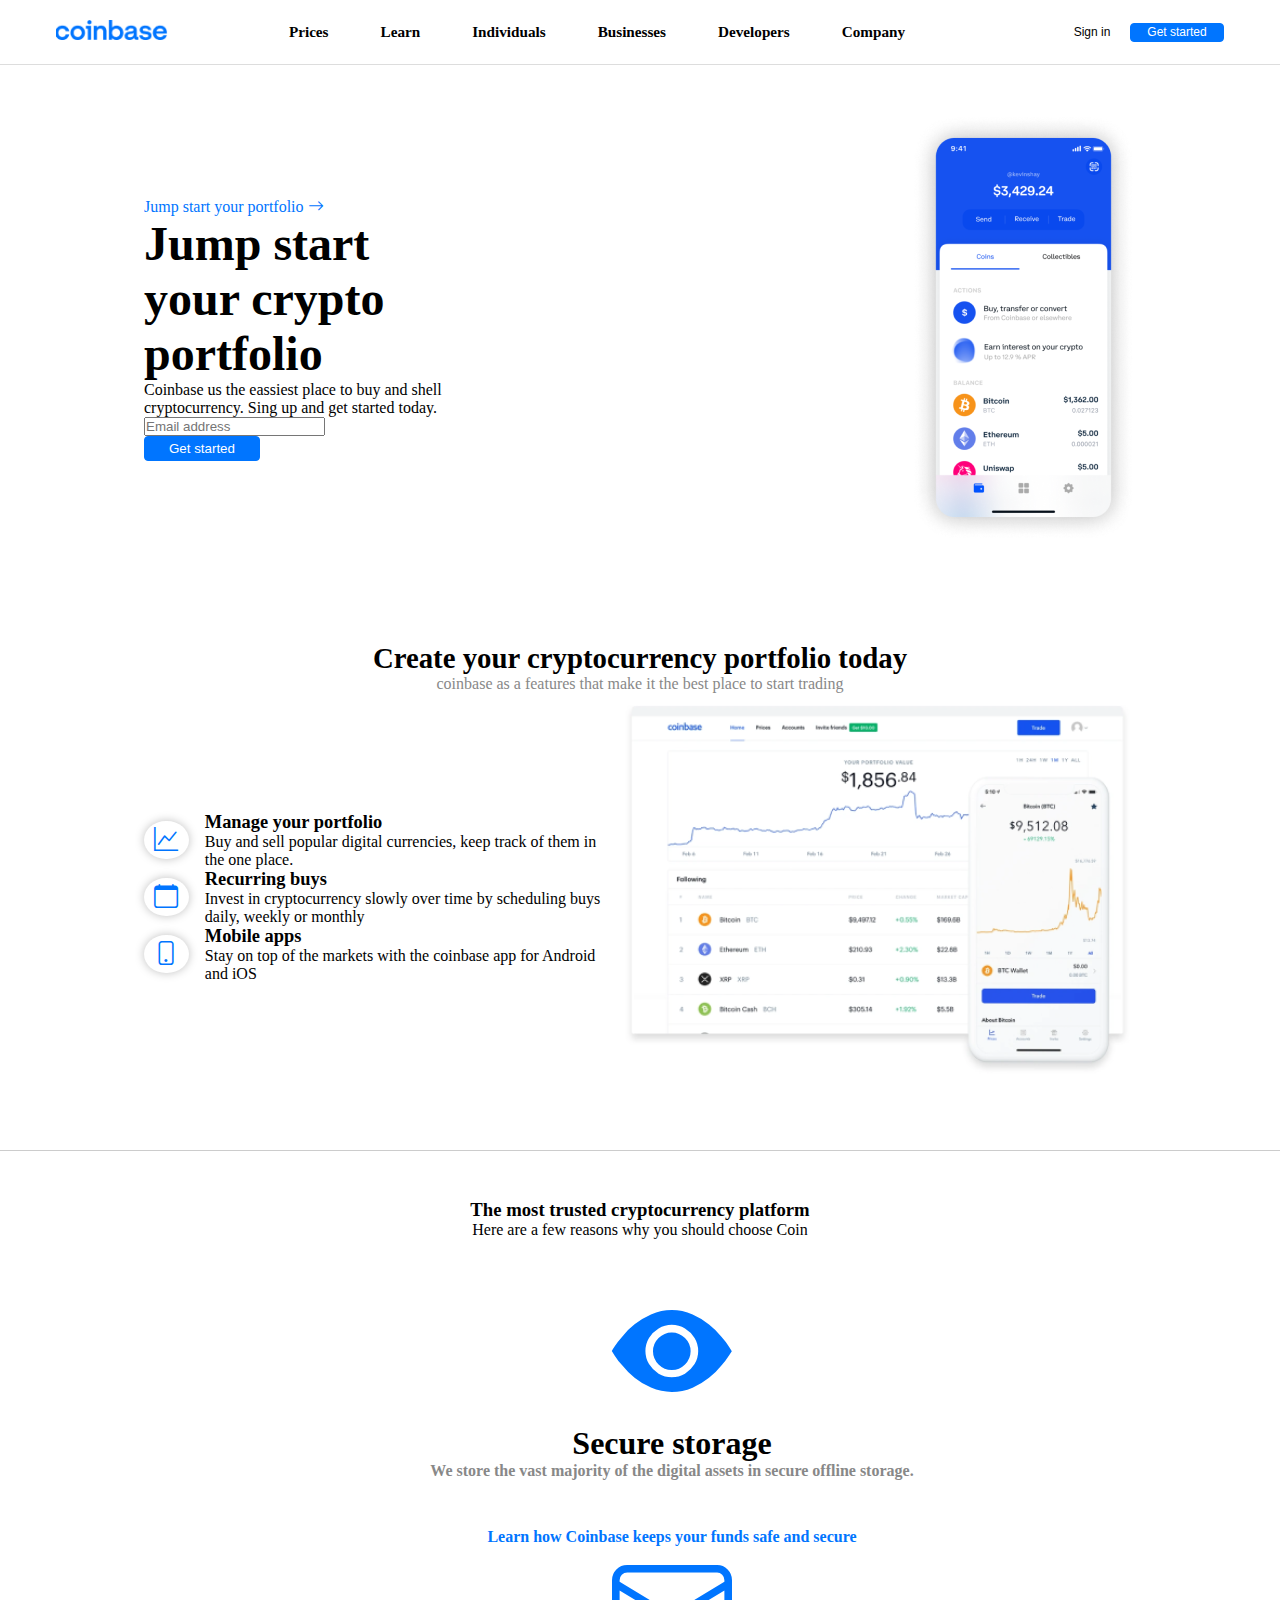
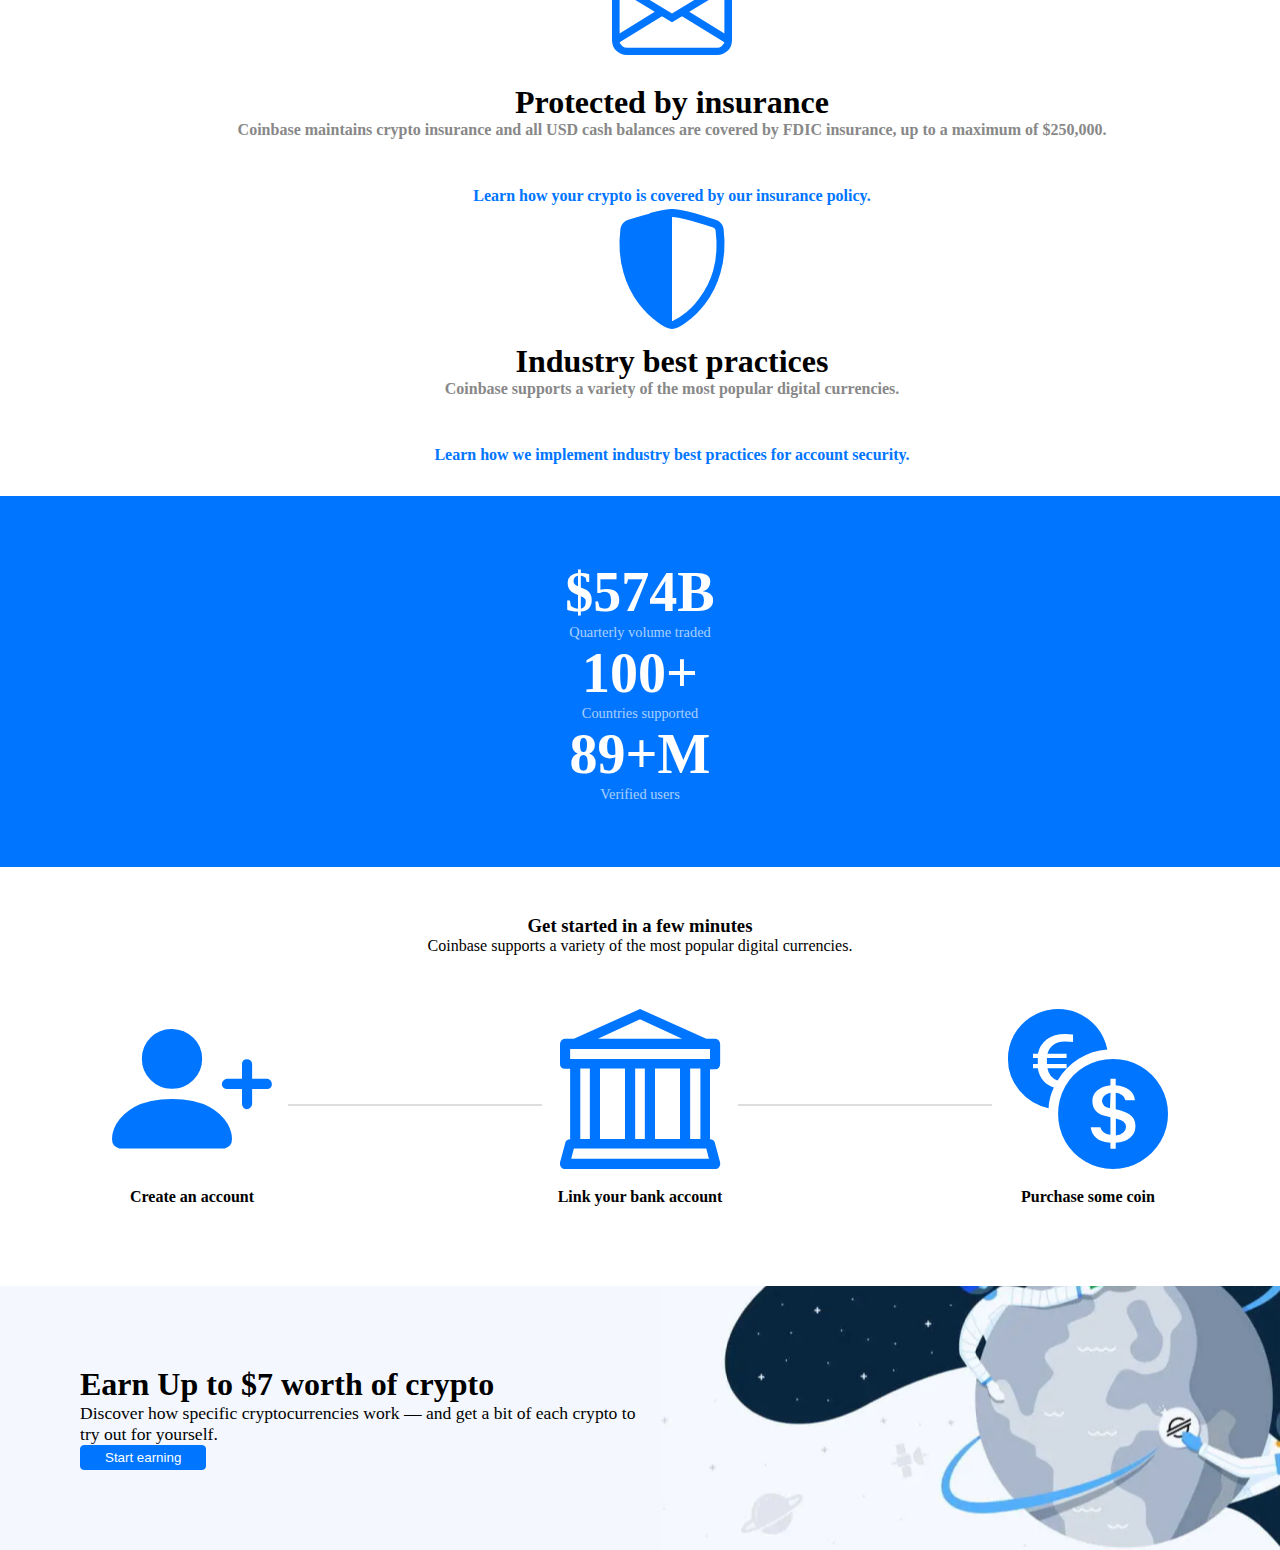
<file: html/index.html>
<!DOCTYPE html>
<html lang="en">
<head>
    <meta charset="UTF-8">
    <meta http-equiv="X-UA-Compatible" content="IE=edge">
    <meta name="viewport" content="width=device-width, initial-scale=1.0">
    <title>Proyecto final</title>
    <!-- Bootstrap -->
    <link href="https://cdn.jsdelivr.net/npm/bootstrap@5.1.3/dist/css/bootstrap.min.css" rel="stylesheet" integrity="sha384-1BmE4kWBq78iYhFldvKuhfTAU6auU8tT94WrHftjDbrCEXSU1oBoqyl2QvZ6jIW3" crossorigin="anonymous">
    <!-- Iconos bootstrap -->
    <link rel="stylesheet" href="https://cdn.jsdelivr.net/npm/bootstrap-icons@1.10.4/font/bootstrap-icons.css">
    <!-- CSS -->
    <link rel="stylesheet" href="../css/style.css">
</head>
<body>

    <nav class="nav">
        <div class="logo">
            <a href="">
                <img src="../assets/images/logo.png" alt="">
            </a>
        </div>
        <div class="menu d-none d-md-block">
            <ul class="main-menu">
                <li><a href="#">Prices</a></li>
                <li><a href="#">Learn</a></li>
                <li><a href="#">Individuals</a></li>
                <li><a href="#">Businesses</a></li>
                <li><a href="#">Developers</a></li>
                <li><a href="#">Company</a></li>
            </ul>
        </div>
        <div class="get-started">
            <button class="btn-sec-s">Sign in</button>
            <button class="btn-main-s">Get started</button>
        </div>
    </nav>
    
    <section class="sec-home">
        <div class="home-cta">
            <div class="cta-text">
                <span>Jump start your portfolio</span>
                <i class="bi bi-arrow-right"></i>
            </div>
            <h2 class="home-title h1">Jump start your crypto portfolio</h2>
            <p class="home-description">Coinbase us the eassiest place to buy and shell cryptocurrency. Sing up and get started today.</p>
            <div class="lead-magnet row align-item-center">
                <div class="col input-col">
                    <input type="text" class="form-control input-text" placeholder="Email address">
                </div>
                <div class="col">
                    <button class="btn-main">Get started</button>
                </div>
            </div>
        </div>
        <div class="home-img d-none d-md-block">
            <img src="../assets/images/home.png" alt="Home">
        </div>
    </section>

    <section class="sec-call-to-action"></section>
    
    <section class="sec-features">
        <div class="intro">
            <h3>Create your cryptocurrency portfolio today</h3>
            <p>coinbase as a features that make it the best place to start trading</p>
        </div>
        <div class="features">
            <div class="text">
                <div class="feature">
                    <span class="icon-sm">
                        <i class="bi bi-graph-up"></i>
                    </span>
                    <div class="description">
                        <h4 class="description-title">Manage your portfolio</h4>
                        <p class="description-text">Buy and sell popular digital currencies, keep track of them in the one place.</p>
                    </div>
                </div>
                <div class="feature">
                    <span class="icon-sm">
                        <i class="bi bi-calendar"></i>
                    </span>
                    <div class="description">
                        <h4 class="description-title">Recurring buys</h4>
                        <p class="description-text">Invest in cryptocurrency slowly over time by scheduling buys daily, weekly or monthly</p>
                    </div>
                </div>
                <div class="feature">
                    <span class="icon-sm">
                        <i class="bi bi-phone"></i>
                    </span>
                    <div class="description">
                        <h4 class="description-title">Mobile apps</h4>
                        <p class="description-text">Stay on top of the markets with the coinbase app for Android and iOS</p>
                    </div>
                </div>
            </div>
            <div class="imagen d-none d-md-block">
                <img src="../assets/images/chart.png" alt="">
            </div>
        </div>
    </section>
    
    <section class="sec-benefits">
        <div class="intro">
            <h3>The most trusted cryptocurrency platform</h3>
            <p>Here are a few reasons why you should choose Coin</p>
        </div>
        <div class="benefit-cards row">
            <div class="benefit col-md">
                <i class="bi bi-eye-fill icon"></i>
                <div class="description">
                    <h4 class="title">Secure storage</h4>
                    <p class="text">We store the vast majority of the digital assets in secure offline storage.</p>
                </div>
                <p class="cta">Learn how Coinbase keeps your funds safe and secure </p>
            </div>
            <div class="benefit col-md">
                <i class="bi bi-envelope icon"></i>
                <div class="description">
                    <h4 class="title">Protected by insurance</h4>
                    <p class="text">Coinbase maintains crypto insurance and all USD cash balances are covered by FDIC insurance, up to a maximum of $250,000.</p>
                </div>
                <p class="cta">Learn how your crypto is covered by our insurance policy.</p>
            </div>
            <div class="benefit col-md">
                <i class="bi bi-shield-shaded icon"></i>
                <div class="description">
                    <h4 class="title">Industry best practices
                    </h4>
                    <p class="text">Coinbase supports a variety of the most popular digital currencies.</p>
                </div>
                <p class="cta">Learn how we implement industry best practices for account security.</p>
            </div>
        </div>
    </section>
   
    <section class="sec-kpis row">
        <div class="kpi col-md">
            <span class="number">$574B</span>
            <span class="desc">Quarterly volume traded</span>
        </div>
        <div class="kpi col-md">
            <span class="number">100+</span>
            <span class="desc">Countries supported</span>
        </div>
        <div class="kpi col-md">
            <span class="number">89+M</span>
            <span class="desc">Verified users</span>
        </div>
    </section>
    
    <section class="sec-onboarding">
        <div class="intro">
            <h3>Get started in a few minutes</h3>
            <p>Coinbase supports a variety of the most popular digital currencies.</p>
        </div>
        <div class="steps">
            <div class="icon-desc">
                <i class="bi bi-person-plus-fill"></i>
                <h4>Create an account</h4>
            </div>
            <div class="step-separator"></div>
            <div class="icon-desc">
                <i class="bi bi-bank"></i>
                <h4>Link your bank account</h4>
            </div>
            <div class="step-separator"></div>
            <div class="icon-desc">
                <i class="bi bi-currency-exchange"></i>
                <h4>Purchase some coin</h4>
            </div>
        </div>
    </section>
    
    <section class="sec-footer-cta">
        <div class="footer-cta">
            <h4 class="cta-title">Earn Up to $7 worth of crypto</h4>
            <p class="cta-description">Discover how specific cryptocurrencies work — and get a bit of each crypto to try out for yourself.</p>
            <button class="btn-main">Start earning</button>
        </div>
    </section>

    <script src="https://cdn.jsdelivr.net/npm/bootstrap@5.1.3/dist/js/bootstrap.bundle.min.js" integrity="sha384-ka7Sk0Gln4gmtz2MlQnikT1wXgYsOg+OMhuP+IlRH9sENBO0LRn5q+8nbTov4+1p" crossorigin="anonymous"></script>
</body>
</html>
</file>
<file: css/style.css>
.btn-main, .btn-sec, .btn-sec-s, .btn-main-s {
  padding: 0.25rem 1.5rem;
  border-radius: 0.25rem;
  background-color: #0075FF;
  color: white;
  border: solid 1px #0075FF;
}
.btn-main:hover, .btn-sec:hover, .btn-sec-s:hover, .btn-main-s:hover {
  background-color: white;
  color: #0075FF;
  border: solid 1px #0075FF;
}
.btn-main-s {
  font-size: 0.75rem;
  padding: 0.1rem 1rem;
}

.btn-sec, .btn-sec-s {
  color: #000;
  background-color: transparent;
  border: none;
}
.btn-sec:hover, .btn-sec-s:hover {
  color: #888;
  border: none;
}
.btn-sec-s {
  font-size: 0.75rem;
  padding: 0.1rem 1rem;
}

.main-menu {
  margin-bottom: 0;
}
.main-menu li {
  font-size: 0.95rem;
  list-style: none;
  display: inline;
  margin-right: 2rem;
}
.main-menu li a {
  color: #000;
  text-decoration: none;
  margin: 0 0.5rem;
  font-weight: 600;
}
.main-menu li a:hover {
  text-decoration: underline #0052FF;
}

.icon-sm i {
  font-size: 1.5rem;
  padding: 0.4rem 0.65rem;
  color: #0075FF;
  border-radius: 50%;
  box-shadow: 0 0 10px rgba(0, 0, 0, 0.2509803922);
}

.benefit {
  display: flex;
  flex-direction: column;
}
.benefit .icon {
  color: #0075FF;
  font-size: 7.5rem;
  text-align: center;
}
.benefit .description .title {
  font-size: 2rem;
  text-align: center;
}
.benefit .description .text {
  color: #888;
  font-weight: 600;
  text-align: center;
}
.benefit .cta {
  margin-top: 3rem;
  color: #0075FF;
  font-weight: 600;
  text-align: center;
}

.icon-desc {
  display: flex;
  flex-direction: column;
  align-items: center;
}
.icon-desc i {
  color: #0075FF;
  font-size: 10rem;
  padding: 0;
}
.icon-desc .title {
  margin-top: -1rem;
  font-size: 1.5rem;
  font-weight: 600;
}

html {
  min-width: 100vh;
}

* {
  padding: 0;
  margin: 0;
}

.nav {
  display: flex;
  justify-content: space-around;
  align-items: center;
  width: 100%;
  height: 4rem;
  border-bottom: solid 1px #ddd;
}

.logo a img {
  max-width: 7rem;
}

.sec-home {
  width: 100%;
  max-width: 992px;
  margin: auto;
  padding: 3rem;
  display: flex;
  align-items: center;
}
.sec-home .home-cta {
  flex: 1;
}
.sec-home .home-cta .cta-text {
  color: #0075FF;
}
.sec-home .home-cta .home-title {
  width: 20rem;
  font-size: 3rem;
}
.sec-home .home-cta .home-description {
  width: 300px;
}
.sec-home .home-cta .lead-magnet .input-col {
  max-width: 200px;
}

.sec-features, .sec-onboarding .intro, .sec-benefits .intro {
  width: 100%;
  max-width: 992px;
  margin: auto;
  padding: 3rem;
  display: flex;
  flex-direction: column;
  align-items: center;
}
.sec-features .intro, .sec-onboarding .intro .intro, .sec-benefits .intro .intro {
  text-align: center;
}
.sec-features .intro h3, .sec-onboarding .intro .intro h3, .sec-benefits .intro .intro h3 {
  font-size: 1.8rem;
}
.sec-features .intro p, .sec-onboarding .intro .intro p, .sec-benefits .intro .intro p {
  font-size: 0.8;
  color: #888;
}
.sec-features .features, .sec-onboarding .intro .features, .sec-benefits .intro .features {
  display: flex;
  gap: 1rem;
  align-items: center;
}
.sec-features .features .text, .sec-onboarding .intro .features .text, .sec-benefits .intro .features .text {
  padding: 2rem 0;
  flex: 1;
}
.sec-features .features .text .feature, .sec-onboarding .intro .features .text .feature, .sec-benefits .intro .features .text .feature {
  display: flex;
  flex-direction: row;
  align-items: center;
}
.sec-features .features .text .feature .description, .sec-onboarding .intro .features .text .feature .description, .sec-benefits .intro .features .text .feature .description {
  margin-left: 1rem;
  min-width: 20rem;
}
.sec-features .features .text .feature .description .description-title, .sec-onboarding .intro .features .text .feature .description .description-title, .sec-benefits .intro .features .text .feature .description .description-title {
  font-size: 1.15rem;
}
.sec-features .features .text .feature .description .description-text, .sec-onboarding .intro .features .text .feature .description .description-text, .sec-benefits .intro .features .text .feature .description .description-text {
  font-size: 1rem;
  width: 100%;
}
.sec-features .features .image img, .sec-onboarding .intro .features .image img, .sec-benefits .intro .features .image img {
  max-width: 20rem;
}

.sec-benefits {
  border-top: 1px solid #ccc;
}
.sec-benefits .benefit-cards {
  width: 100%;
  padding: 0 2rem 2rem 2rem;
}

.sec-kpis {
  width: 100%;
  background-color: #0075FF;
  color: #fff;
  padding: 4rem 0;
}
.sec-kpis .kpi {
  display: flex;
  flex-direction: column;
  align-items: center;
}
.sec-kpis .kpi .number {
  font-size: 3.5rem;
  font-weight: 600;
}
.sec-kpis .kpi .desc {
  font-size: 0.9rem;
  color: rgba(255, 255, 255, 0.6666666667);
}

.sec-onboarding .steps {
  padding: 0 7rem 5rem 7rem;
  display: flex;
  align-items: center;
  justify-content: center;
}
.sec-onboarding .steps .step-separator {
  flex: 1;
  border-top: 2px solid #ddd;
  margin: 0 1rem;
}

.sec-footer-cta {
  background-color: #f4f8fe;
  padding: 5rem;
  background-image: url(../assets/images/bg.png);
  background-repeat: no-repeat;
  background-position: 100%;
}
.sec-footer-cta .footer-cta {
  width: 50%;
}
.sec-footer-cta .footer-cta .cta-title {
  font-size: 2rem;
}
.sec-footer-cta .footer-cta .cta-description {
  font-size: 1.1rem;
}

@media (max-width: 768px) {
  .sec-onboarding .steps {
    flex-direction: column;
  }
  .sec-onboarding .steps .icon-desc .title {
    text-align: center;
  }
  .sec-footer-cta {
    background-image: none;
  }
  .sec-footer-cta .footer-cta {
    width: 100%;
    text-align: center;
  }
  .sec-benefits .intro {
    text-align: center;
  }
  .sec-benefits h3 {
    font-size: 2rem;
  }
  .sec-features .intro h3, .sec-benefits .intro .intro h3, .sec-onboarding .intro .intro h3 {
    font-size: 2rem;
  }
  .sec-features .intro p, .sec-benefits .intro .intro p, .sec-onboarding .intro .intro p {
    font-size: 1rem;
  }
}

/*# sourceMappingURL=style.css.map */
</file>
